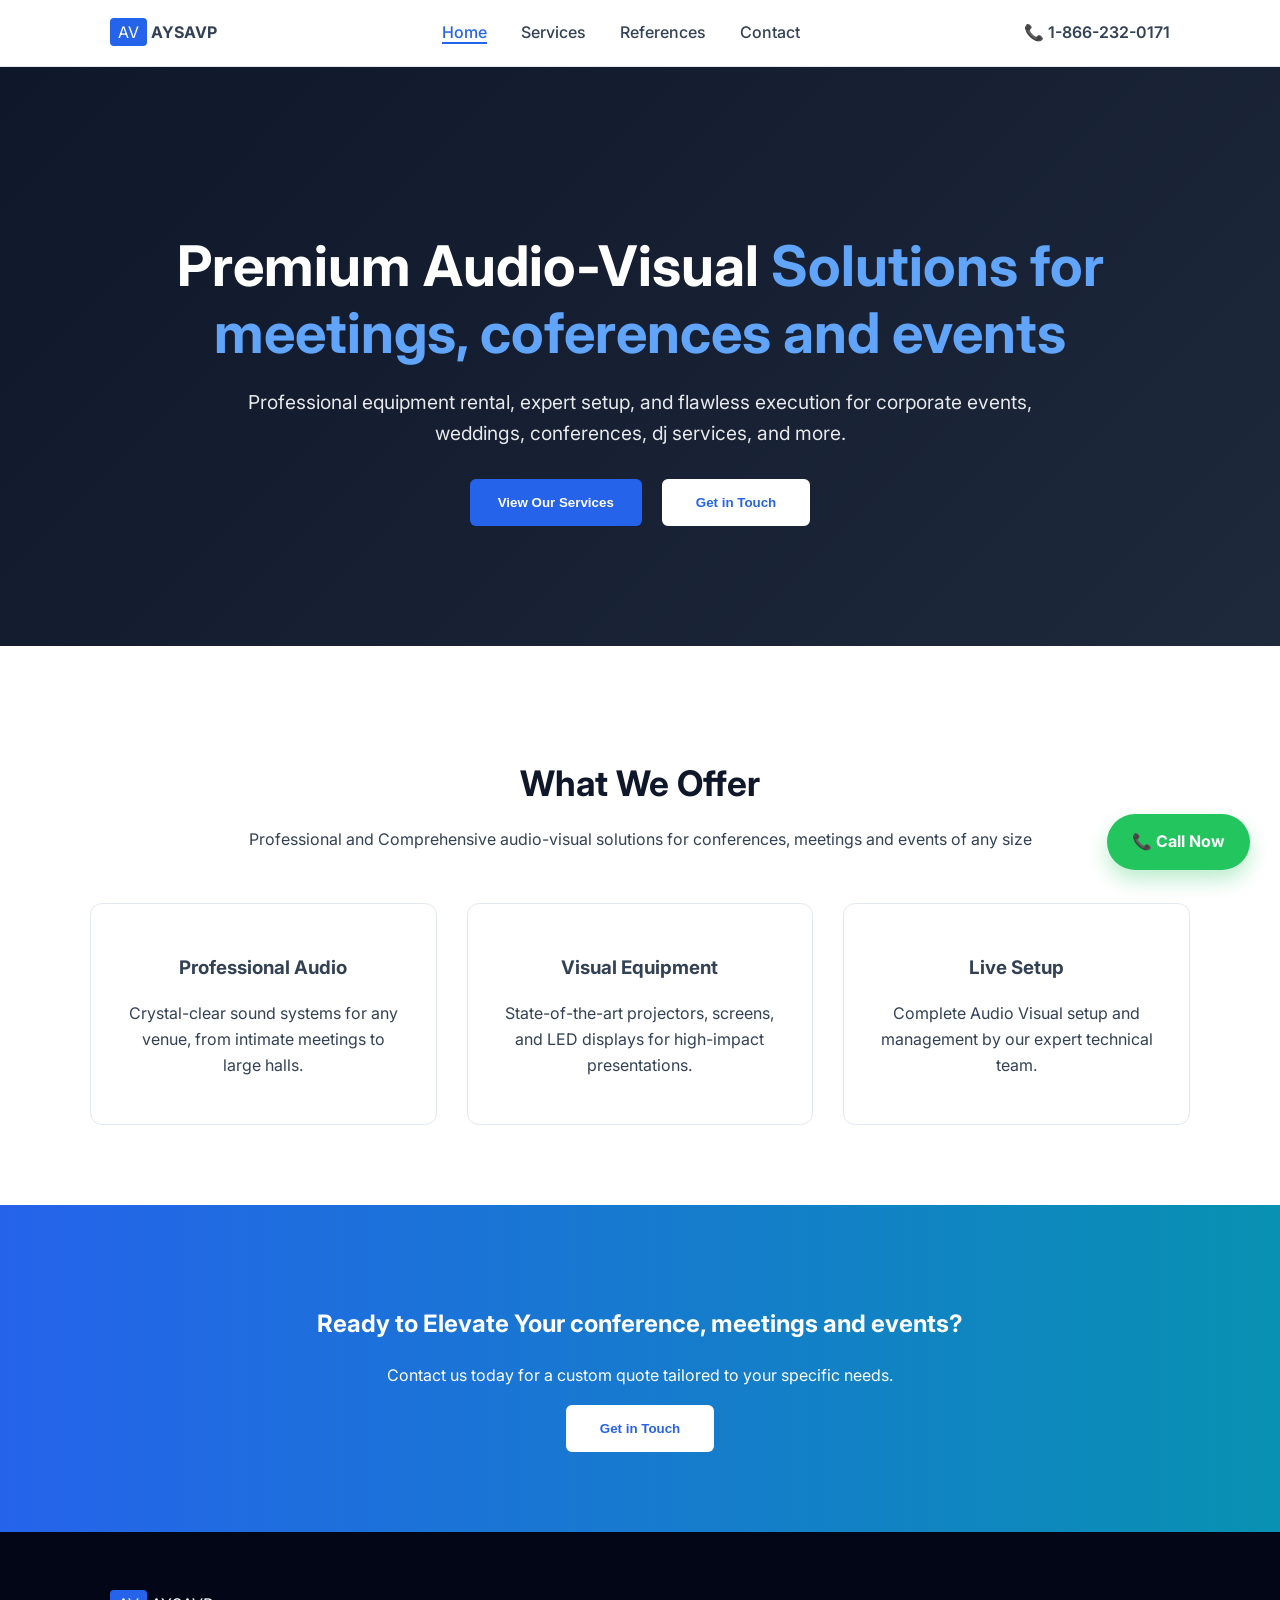
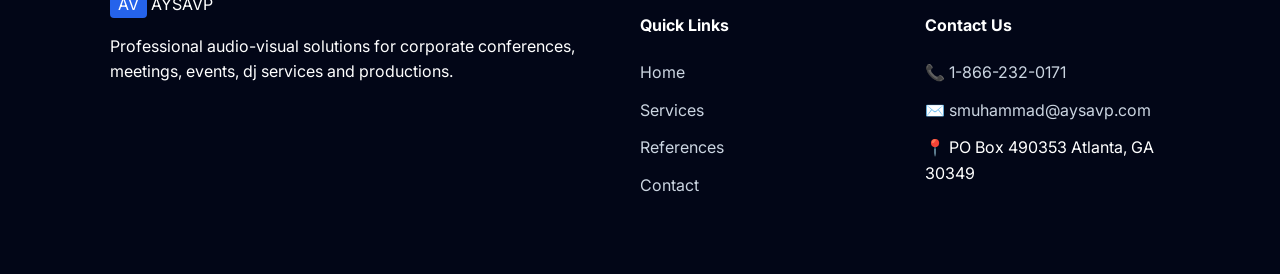
<file: index.html>
<!DOCTYPE html>
<html lang="en">
<head>
    <meta charset="UTF-8">
    <meta name="viewport" content="width=device-width, initial-scale=1.0">
    <title>AYSAVP | Audio Visual Solutions</title>
    <link rel="stylesheet" href="style.css">
    <link href="https://fonts.googleapis.com/css2?family=Inter:wght@400;500;600;700&display=swap" rel="stylesheet">
</head>
<body>

    <a href="tel:18662320171" class="floating-call">
        <span>📞 Call Now</span>
    </a>

    <header>
        <div class="container nav-flex">
            <div class="logo"><span class="logo-box">AV</span> <strong>AYSAVP</strong></div>
            <nav>
                <a href="index.html" class="active">Home</a>
                <a href="services.html">Services</a>
                <a href="references.html">References</a>
                <a href="contact.html">Contact</a>
            </nav>
            <div class="phone-link">
                <a href="tel:18662320171">📞 1-866-232-0171</a>
            </div>
        </div>
    </header>

    <section class="hero">
        <div class="container">
            <h1>Premium Audio-Visual <span>Solutions for meetings, coferences and events</span></h1>
            <p>Professional equipment rental, expert setup, and flawless execution for corporate events, weddings, conferences, dj services, and more.</p>
            <div class="hero-btns">
                <button class="btn-primary" onclick="location.href='services.html'">View Our Services</button>
                <button class="btn-white" onclick="location.href='contact.html'">Get in Touch</button>
            </div>
        </div>
    </section>

    <section class="container section-padding">
        <h2 class="section-title">What We Offer</h2>
        <p class="section-subtitle">Professional and Comprehensive audio-visual solutions for conferences, meetings and events of any size</p>
        <div class="grid-3">
            <div class="card">
                
                <h3>Professional Audio</h3>
                <p>Crystal-clear sound systems for any venue, from intimate meetings to large halls.</p>
            </div>
            <div class="card">
                
                <h3>Visual Equipment</h3>
                <p>State-of-the-art projectors, screens, and LED displays for high-impact presentations.</p>
            </div>
            <div class="card">
                
                <h3>Live Setup</h3>
                <p>Complete Audio Visual setup and management by our expert technical team.</p>
            </div>
        </div>
    </section>

    <section class="bottom-cta">
        <div class="container">
            <h2>Ready to Elevate Your conference, meetings and events?</h2>
            <p>Contact us today for a custom quote tailored to your specific needs.</p>
            <button class="btn-white large" onclick="location.href='contact.html'">Get in Touch</button>
        </div>
    </section>

    <footer>
        <div class="container footer-grid">
            <div class="footer-col">
                <div class="logo" style="color: white; margin-bottom: 15px;"><span class="logo-box">AV</span> AYSAVP</div>
                <p>Professional audio-visual solutions for corporate conferences, meetings, events, dj services and productions.</p>
            </div>
            <div class="footer-col">
                <h4>Quick Links</h4>
                <ul>
                    <li><a href="index.html">Home</a></li>
                    <li><a href="services.html">Services</a></li>
                    <li><a href="references.html">References</a></li>
                    <li><a href="contact.html">Contact</a></li>
                </ul>
            </div>
            <div class="footer-col">
                <h4>Contact Us</h4>
                <ul>
                    <li><a href="tel:18662320171" class="react-text">📞 1-866-232-0171</a></li>
                    <li><a href="mailto:smuhammad@aysavp.com" class="react-text">✉️ smuhammad@aysavp.com</a></li>
                    <li>📍 PO Box 490353 Atlanta, GA 30349</li>
                </ul>
            </div>
        </div>
    </footer>
</body>
</html>
</file>
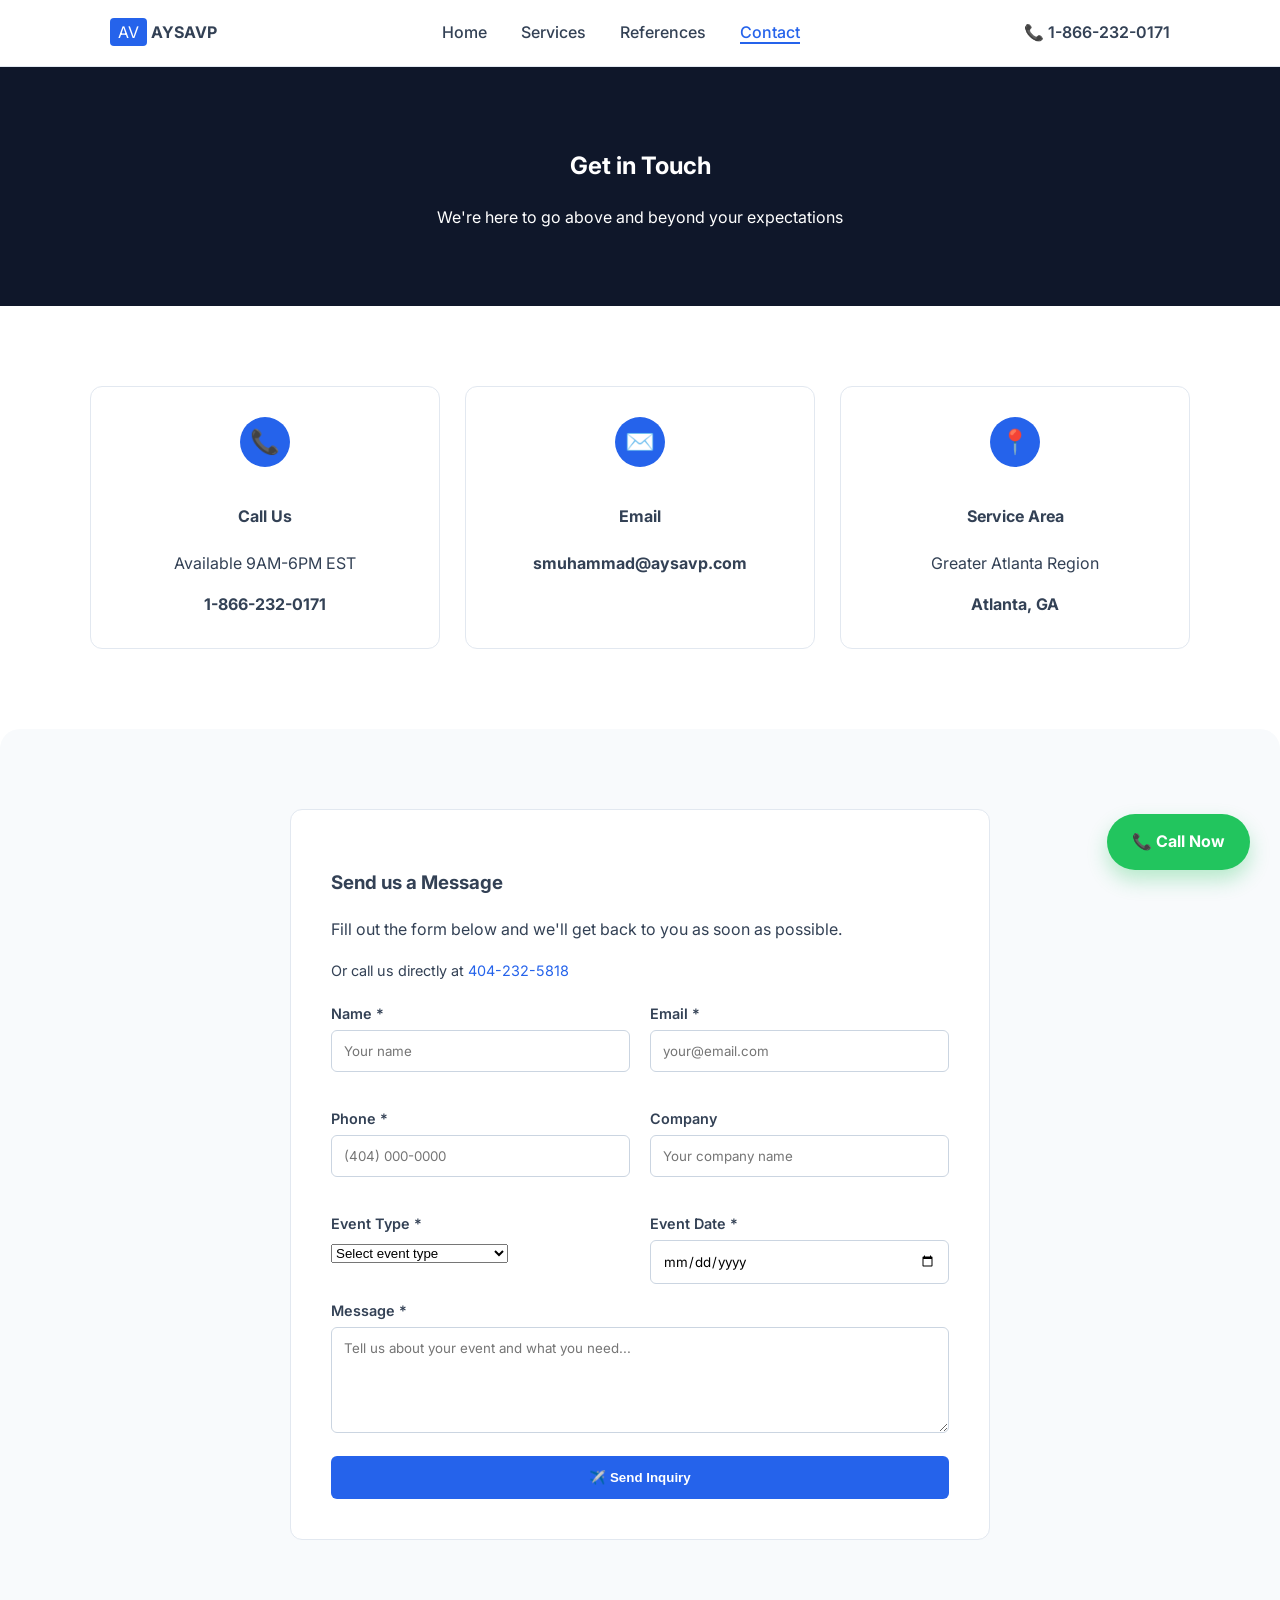
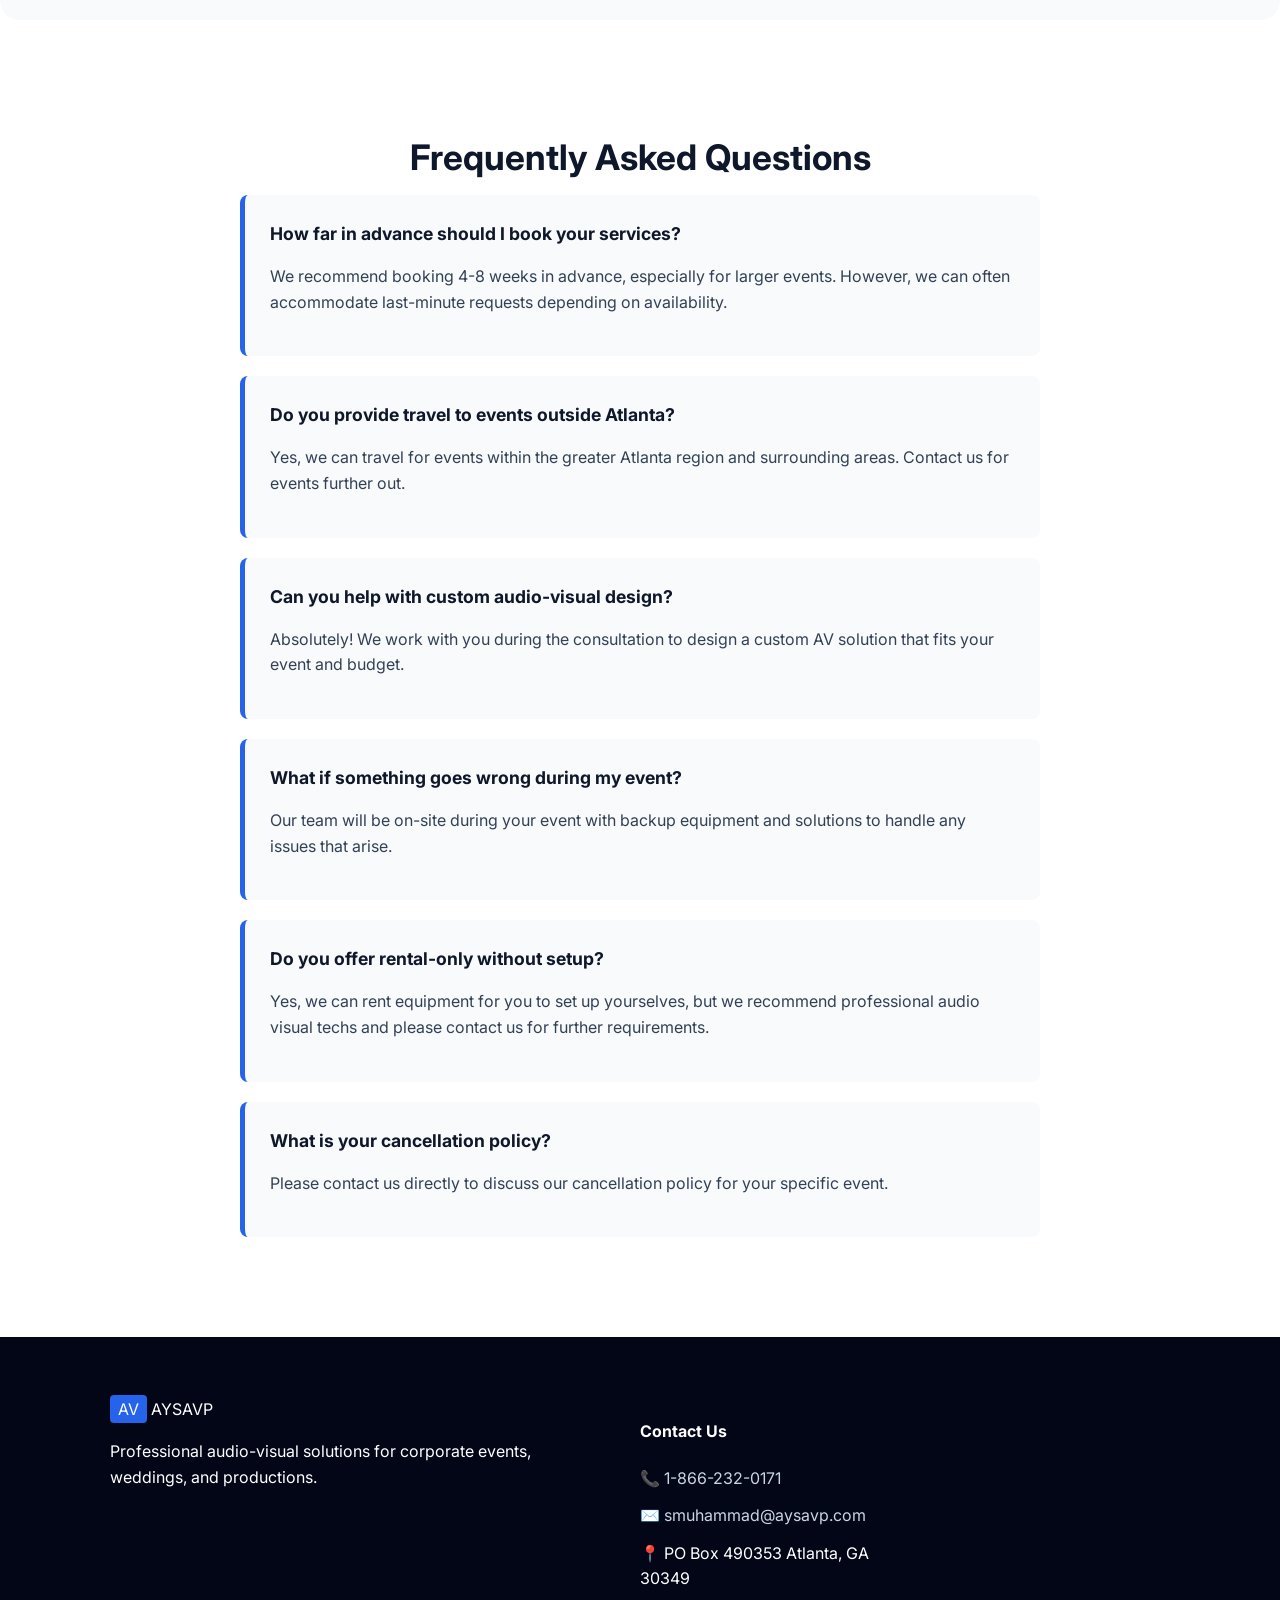
<file: contact.html>
<!DOCTYPE html>
<html lang="en">
<head>
    <meta charset="UTF-8">
    <meta name="viewport" content="width=device-width, initial-scale=1.0">
    <title>Contact - AYSAVP</title>
    <link rel="stylesheet" href="style.css">
    <link href="https://fonts.googleapis.com/css2?family=Inter:wght@400;500;600;700&display=swap" rel="stylesheet">
</head>
<body>

    <a href="tel:18662320171" class="floating-call"><span>📞 Call Now</span></a>

    <header>
        <div class="container nav-flex">
            <div class="logo"><span class="logo-box">AV</span> <strong>AYSAVP</strong></div>
            <nav>
                <a href="index.html">Home</a>
                <a href="services.html">Services</a>
                <a href="references.html">References</a>
                <a href="contact.html" class="active">Contact</a>
            </nav>
            <div class="phone-link"><a href="tel:18662320171">📞 1-866-232-0171</a></div>
        </div>
    </header>

    <section class="hero-small">
        <div class="container">
            <h1>Get in Touch</h1>
            <p>We're here to go above and beyond your expectations</p>
        </div>
    </section>

    <section class="container section-padding">
        <div class="contact-info-grid">
            <div class="info-card">
                <div class="icon-circle">📞</div>
                <h4>Call Us</h4>
                <p>Available 9AM-6PM EST</p>
                <strong>1-866-232-0171</strong>
            </div>
            <div class="info-card">
                <div class="icon-circle">✉️</div>
                <h4>Email</h4>
           
              <strong>smuhammad@aysavp.com</strong>
            </div>
            <div class="info-card">
                <div class="icon-circle">📍</div>
                <h4>Service Area</h4>
                <p>Greater Atlanta Region</p>
                <strong>Atlanta, GA</strong>
            </div>
        </div>
    </section>

    <section class="form-section">
        <div class="container">
            <div class="form-container">
                <h3>Send us a Message</h3>
                <p>Fill out the form below and we'll get back to you as soon as possible.</p>
                <p style="font-size: 0.9rem; margin-bottom: 20px;">Or call us directly at <a href="tel:4042325818" style="color: var(--blue); text-decoration: none;">404-232-5818</a></p>
                
                <form action="https://formspree.io/f/mpqqqnng" method="POST">
                    <div class="form-grid">
                        <div class="form-field">
                            <label>Name *</label>
                            <input type="text" name="name" placeholder="Your name" required>
                        </div>
                        <div class="form-field">
                            <label>Email *</label>
                            <input type="email" name="email" placeholder="your@email.com" required>
                        </div>
                        <div class="form-field">
                            <label>Phone *</label>
                            <input type="tel" name="phone" placeholder="(404) 000-0000" required>
                        </div>
                        <div class="form-field">
                            <label>Company</label>
                            <input type="text" name="company" placeholder="Your company name">
                        </div>
                        <div class="form-field">
                            <label>Event Type *</label>
                            <select name="event_type" required>
                                <option value="" disabled selected>Select event type</option>
                                <option value="corporate">Corporate Event</option>
                                <option value="wedding">Wedding</option>
                                <option value="concert">Concert/Live Performance</option>
                                <option value="other">Other</option>
                            </select>
                        </div>
                        <div class="form-field">
                            <label>Event Date *</label>
                            <input type="date" name="event_date" required>
                        </div>
                    </div>
                    <div class="form-field">
                        <label>Message *</label>
                        <textarea name="message" rows="5" placeholder="Tell us about your event and what you need..." required></textarea>
                    </div>
                    <button type="submit" class="btn-primary full-width">✈️ Send Inquiry</button>
                </form>
            </div>
        </div>
    </section>

    <section class="container section-padding">
        <h2 class="section-title">Frequently Asked Questions</h2>
        <div class="faq-list">
            <div class="faq-item">
                <strong>How far in advance should I book your services?</strong>
                <p>We recommend booking 4-8 weeks in advance, especially for larger events. However, we can often accommodate last-minute requests depending on availability.</p>
            </div>
            
            <div class="faq-item">
                <strong>Do you provide travel to events outside Atlanta?</strong>
                <p>Yes, we can travel for events within the greater Atlanta region and surrounding areas. Contact us for events further out.</p>
            </div>

            <div class="faq-item">
                <strong>Can you help with custom audio-visual design?</strong>
                <p>Absolutely! We work with you during the consultation to design a custom AV solution that fits your event and budget.</p>
            </div>

            <div class="faq-item">
                <strong>What if something goes wrong during my event?</strong>
                <p>Our team will be on-site during your event with backup equipment and solutions to handle any issues that arise.</p>
            </div>

            <div class="faq-item">
                <strong>Do you offer rental-only without setup?</strong>
                <p>Yes, we can rent equipment for you to set up yourselves, but we recommend professional audio visual techs and please contact us for further requirements.</p>
            </div>

            <div class="faq-item">
                <strong>What is your cancellation policy?</strong>
                <p>Please contact us directly to discuss our cancellation policy for your specific event.</p>
            </div>
        </div>
    </section>

    <footer>
        <div class="container footer-grid">
            <div class="footer-col">
                <div class="logo" style="color: white; margin-bottom: 15px;"><span class="logo-box">AV</span> AYSAVP</div>
                <p>Professional audio-visual solutions for corporate events, weddings, and productions.</p>
            </div>
            <div class="footer-col">
                <h4>Contact Us</h4>
                <ul>
                    <li><a href="tel:18662320171" class="react-text">📞 1-866-232-0171</a></li>
                    <li><a href="mailto:smuhammad@aysavp.com" class="react-text">✉️ smuhammad@aysavp.com</a></li>
                    <li>📍 PO Box 490353 Atlanta, GA 30349</li>
                </ul>
            </div>
        </div>
    </footer>

</body>
</html>
</file>
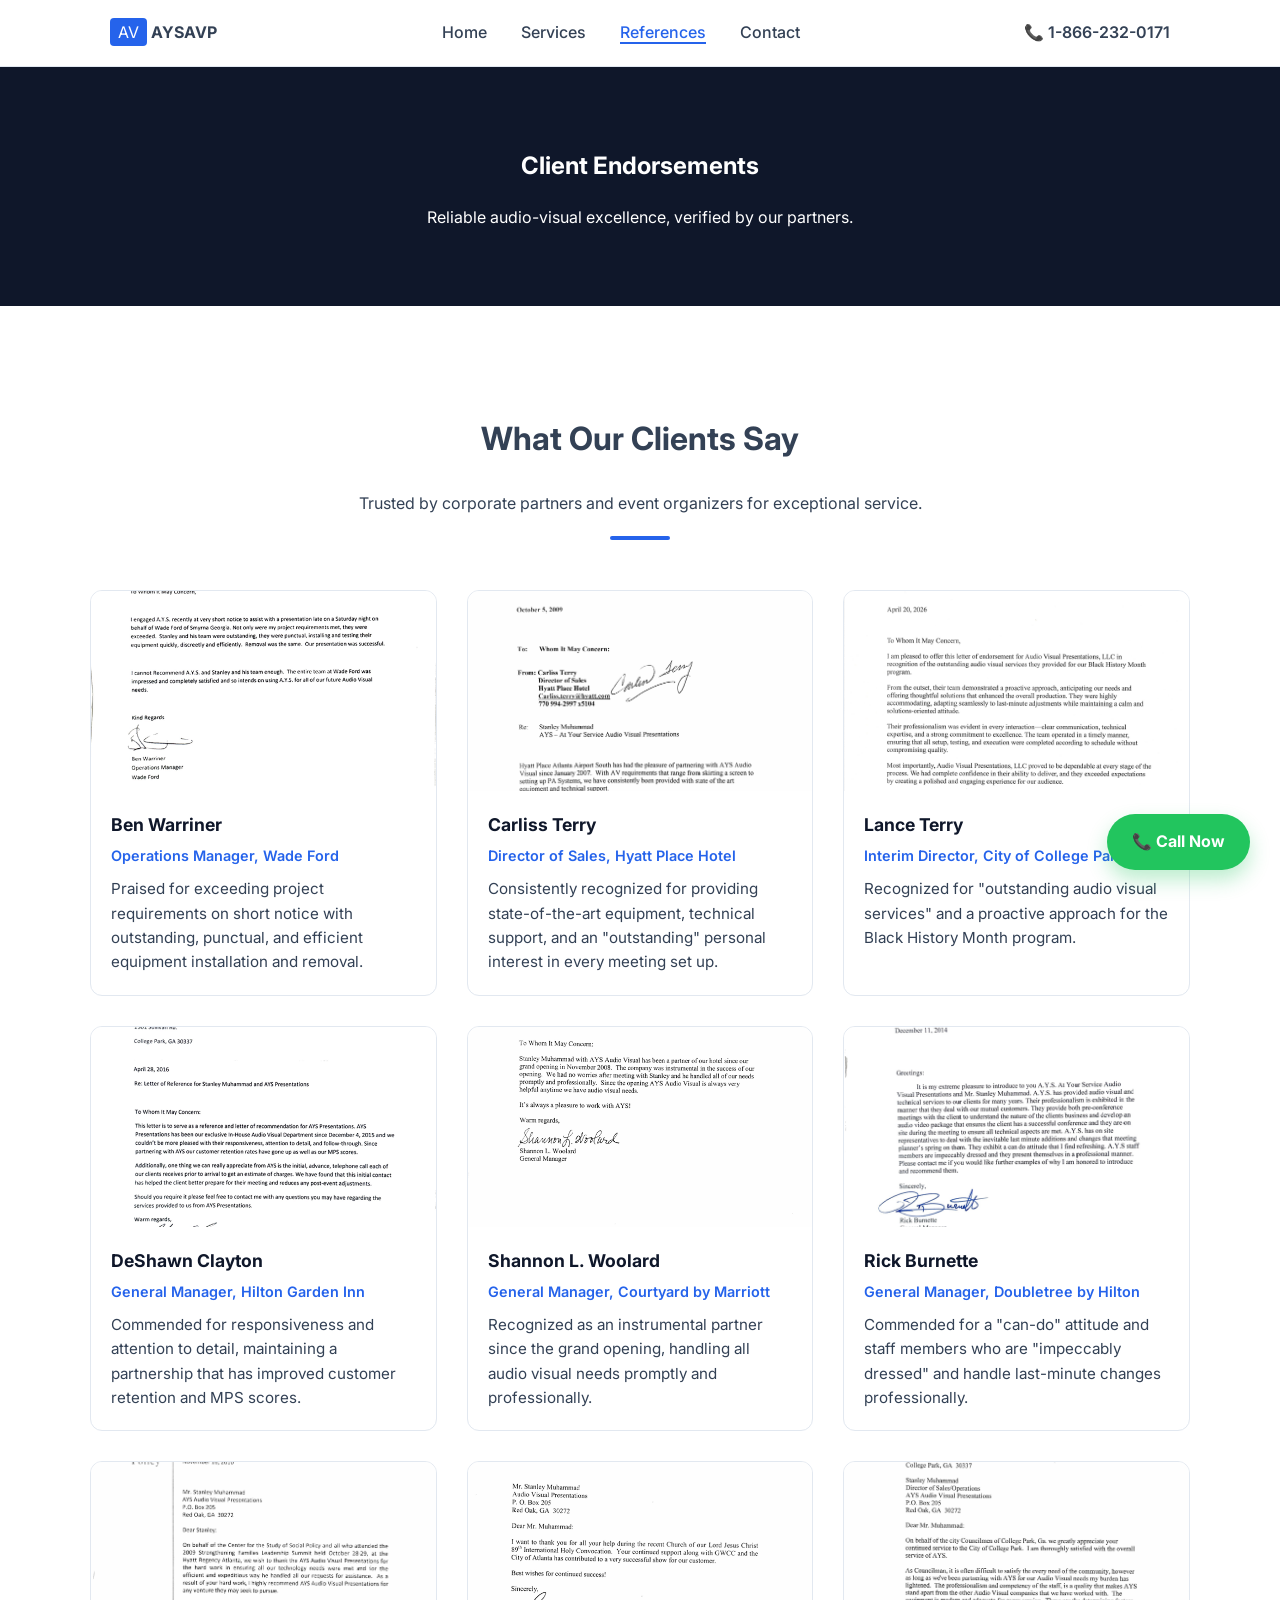
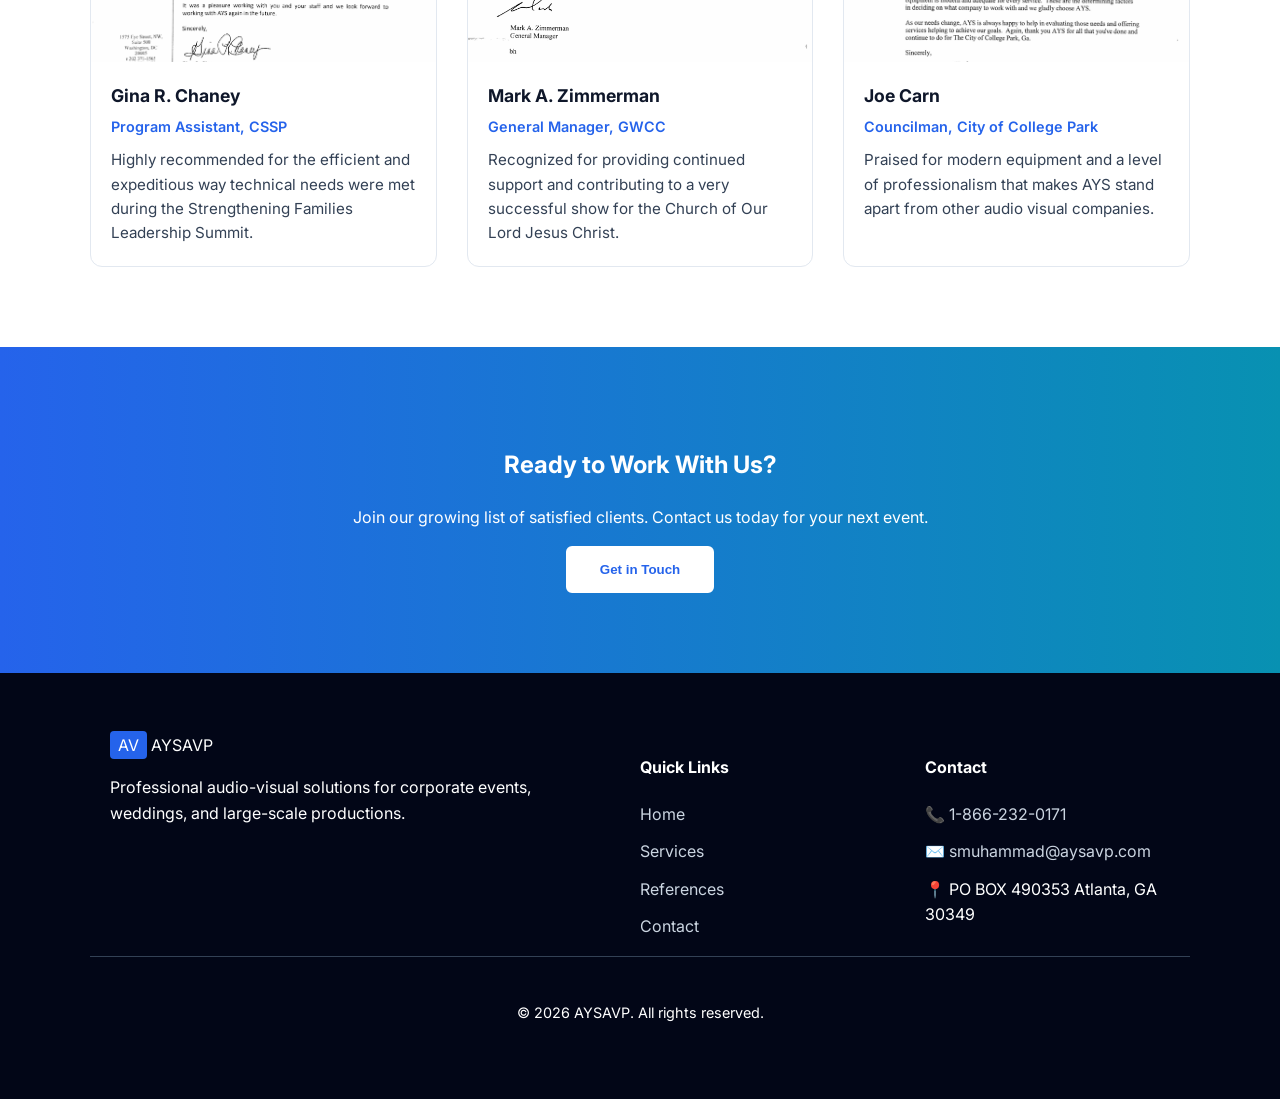
<file: references.html>
<!DOCTYPE html>
<html lang="en">
<head>
    <meta charset="UTF-8">
    <meta name="viewport" content="width=device-width, initial-scale=1.0">
    <title>Client References | AYSAVP</title>
    <link rel="stylesheet" href="style.css">
    <link href="https://fonts.googleapis.com/css2?family=Inter:wght@400;500;600;700&display=swap" rel="stylesheet">
    
</head>
<body>

    <a href="tel:18662320171" class="floating-call"><span>📞 Call Now</span></a>

    <header>
        <div class="container nav-flex">
            <div class="logo"><span class="logo-box">AV</span> <strong>AYSAVP</strong></div>
            <nav>
                <a href="index.html">Home</a>
                <a href="services.html">Services</a>
                <a href="references.html" class="active">References</a>
                <a href="contact.html">Contact</a>
            </nav>
            <div class="phone-link"><a href="tel:18662320171">📞 1-866-232-0171</a></div>
        </div>
    </header>

    <section class="hero-small">
        <div class="container">
            <h1>Client Endorsements</h1>
            <p>Reliable audio-visual excellence, verified by our partners.</p>
        </div>
    </section>

    <section class="container section-padding">
        <div class="ref-header">
            <h2 style="font-size: 2rem;">What Our Clients Say</h2>
            <p>Trusted by corporate partners and event organizers for exceptional service.</p>
            <div class="accent-bar"></div>
        </div>

        <div class="grid-layout">
            
            <!-- 1. Wade Ford (Screenshot 2026-05-12 122031.png) -->
            <a href="images/wade_ford_letter.png" class="reference-card" target="_blank">
                <div class="img-wrap">
                    <img src="images/wade_ford_letter.png" alt="Wade Ford Reference Letter">
                </div>
                <div class="details">
                    <h3>Ben Warriner</h3>
                    <span class="title">Operations Manager, Wade Ford</span>
                    <p class="summary">Praised for exceeding project requirements on short notice with outstanding, punctual, and efficient equipment installation and removal.</p>
                </div>
            </a>

            <!-- 2. Hyatt Place (Screenshot 2026-05-12 121948.png) -->
            <a href="images/hyatt_place_letter.png" class="reference-card" target="_blank">
                <div class="img-wrap">
                    <img src="images/hyatt_place_letter.png" alt="Hyatt Place Reference Letter">
                </div>
                <div class="details">
                    <h3>Carliss Terry</h3>
                    <span class="title">Director of Sales, Hyatt Place Hotel</span>
                    <p class="summary">Consistently recognized for providing state-of-the-art equipment, technical support, and an "outstanding" personal interest in every meeting set up.</p>
                </div>
            </a>

            <!-- 3. City of College Park (Lance Terry) -->
            <a href="images/college_park_letter.png" class="reference-card" target="_blank">
                <div class="img-wrap">
                    <img src="images/college_park_letter.png" alt="City of College Park Reference Letter">
                </div>
                <div class="details">
                    <h3>Lance Terry</h3>
                    <span class="title">Interim Director, City of College Park</span>
                    <p class="summary">Recognized for "outstanding audio visual services" and a proactive approach for the Black History Month program.</p>
                </div>
            </a>

            <!-- 4. Hilton Garden Inn (DeShawn Clayton) -->
            <a href="images/reference_2.png" class="reference-card" target="_blank">
                <div class="img-wrap">
                    <img src="images/reference_2.png" alt="Hilton Garden Inn Reference Letter">
                </div>
                <div class="details">
                    <h3>DeShawn Clayton</h3>
                    <span class="title">General Manager, Hilton Garden Inn</span>
                    <p class="summary">Commended for responsiveness and attention to detail, maintaining a partnership that has improved customer retention and MPS scores.</p>
                </div>
            </a>

            <!-- 5. Courtyard by Marriott (Shannon L. Woolard) -->
            <a href="images/reference_3.png" class="reference-card" target="_blank">
                <div class="img-wrap">
                    <img src="images/reference_3.png" alt="Courtyard by Marriott Reference Letter">
                </div>
                <div class="details">
                    <h3>Shannon L. Woolard</h3>
                    <span class="title">General Manager, Courtyard by Marriott</span>
                    <p class="summary">Recognized as an instrumental partner since the grand opening, handling all audio visual needs promptly and professionally.</p>
                </div>
            </a>

            <!-- 6. Doubletree by Hilton (Rick Burnette) -->
            <a href="images/doubletree_reference.png" class="reference-card" target="_blank">
                <div class="img-wrap">
                    <img src="images/doubletree_reference.png" alt="Doubletree by Hilton Reference Letter">
                </div>
                <div class="details">
                    <h3>Rick Burnette</h3>
                    <span class="title">General Manager, Doubletree by Hilton</span>
                    <p class="summary">Commended for a "can-do" attitude and staff members who are "impeccably dressed" and handle last-minute changes professionally.</p>
                </div>
            </a>

            <!-- 7. Center for the Study of Social Policy (Gina R. Chaney) -->
            <a href="images/cssp_reference.png" class="reference-card" target="_blank">
                <div class="img-wrap">
                    <img src="images/cssp_reference.png" alt="CSSP Reference Letter">
                </div>
                <div class="details">
                    <h3>Gina R. Chaney</h3>
                    <span class="title">Program Assistant, CSSP</span>
                    <p class="summary">Highly recommended for the efficient and expeditious way technical needs were met during the Strengthening Families Leadership Summit.</p>
                </div>
            </a>

            <!-- 8. Georgia World Congress Center (Mark A. Zimmerman) -->
            <a href="images/gwcc_reference.png" class="reference-card" target="_blank">
                <div class="img-wrap">
                    <img src="images/gwcc_reference.png" alt="GWCC Reference Letter">
                </div>
                <div class="details">
                    <h3>Mark A. Zimmerman</h3>
                    <span class="title">General Manager, GWCC</span>
                    <p class="summary">Recognized for providing continued support and contributing to a very successful show for the Church of Our Lord Jesus Christ.</p>
                </div>
            </a>

            <!-- 9. City of College Park (Joe Carn) -->
            <a href="images/college_park_carn.png" class="reference-card" target="_blank">
                <div class="img-wrap">
                    <img src="images/college_park_carn.png" alt="Joe Carn Reference Letter">
                </div>
                <div class="details">
                    <h3>Joe Carn</h3>
                    <span class="title">Councilman, City of College Park</span>
                    <p class="summary">Praised for modern equipment and a level of professionalism that makes AYS stand apart from other audio visual companies.</p>
                </div>
            </a>

        </div>
    </section>

    <!-- Footer and Bottom CTA remain the same -->
    <section class="bottom-cta">
        <div class="container">
            <h2>Ready to Work With Us?</h2>
            <p>Join our growing list of satisfied clients. Contact us today for your next event.</p>
            <button class="btn-white large" onclick="location.href='contact.html'">Get in Touch</button>
        </div>
    </section>

    <footer>
        <div class="container footer-grid">
            <div class="footer-col">
                <div class="logo" style="color: white; margin-bottom: 15px;"><span class="logo-box">AV</span> AYSAVP</div>
                <p>Professional audio-visual solutions for corporate events, weddings, and large-scale productions.</p>
            </div>
            <div class="footer-col">
                <h4>Quick Links</h4>
                <ul>
                    <li><a href="index.html">Home</a></li>
                    <li><a href="services.html">Services</a></li>
                    <li><a href="references.html">References</a></li>
                    <li><a href="contact.html">Contact</a></li>
                </ul>
            </div>
            <div class="footer-col">
                <h4>Contact</h4>
                <ul>
                    <li><a href="tel:18662320171" class="react-text">📞 1-866-232-0171</a></li>
                    <li><a href="mailto:smuhammad@aysavp.com" class="react-text">✉️ smuhammad@aysavp.com</a></li>
                    <li>📍 PO BOX 490353 Atlanta, GA 30349</li>
                </ul>
            </div>
        </div>
        <div class="container copyright">
            <p>&copy; 2026 AYSAVP. All rights reserved.</p>
        </div>
    </footer>

</body>
</html>
</file>
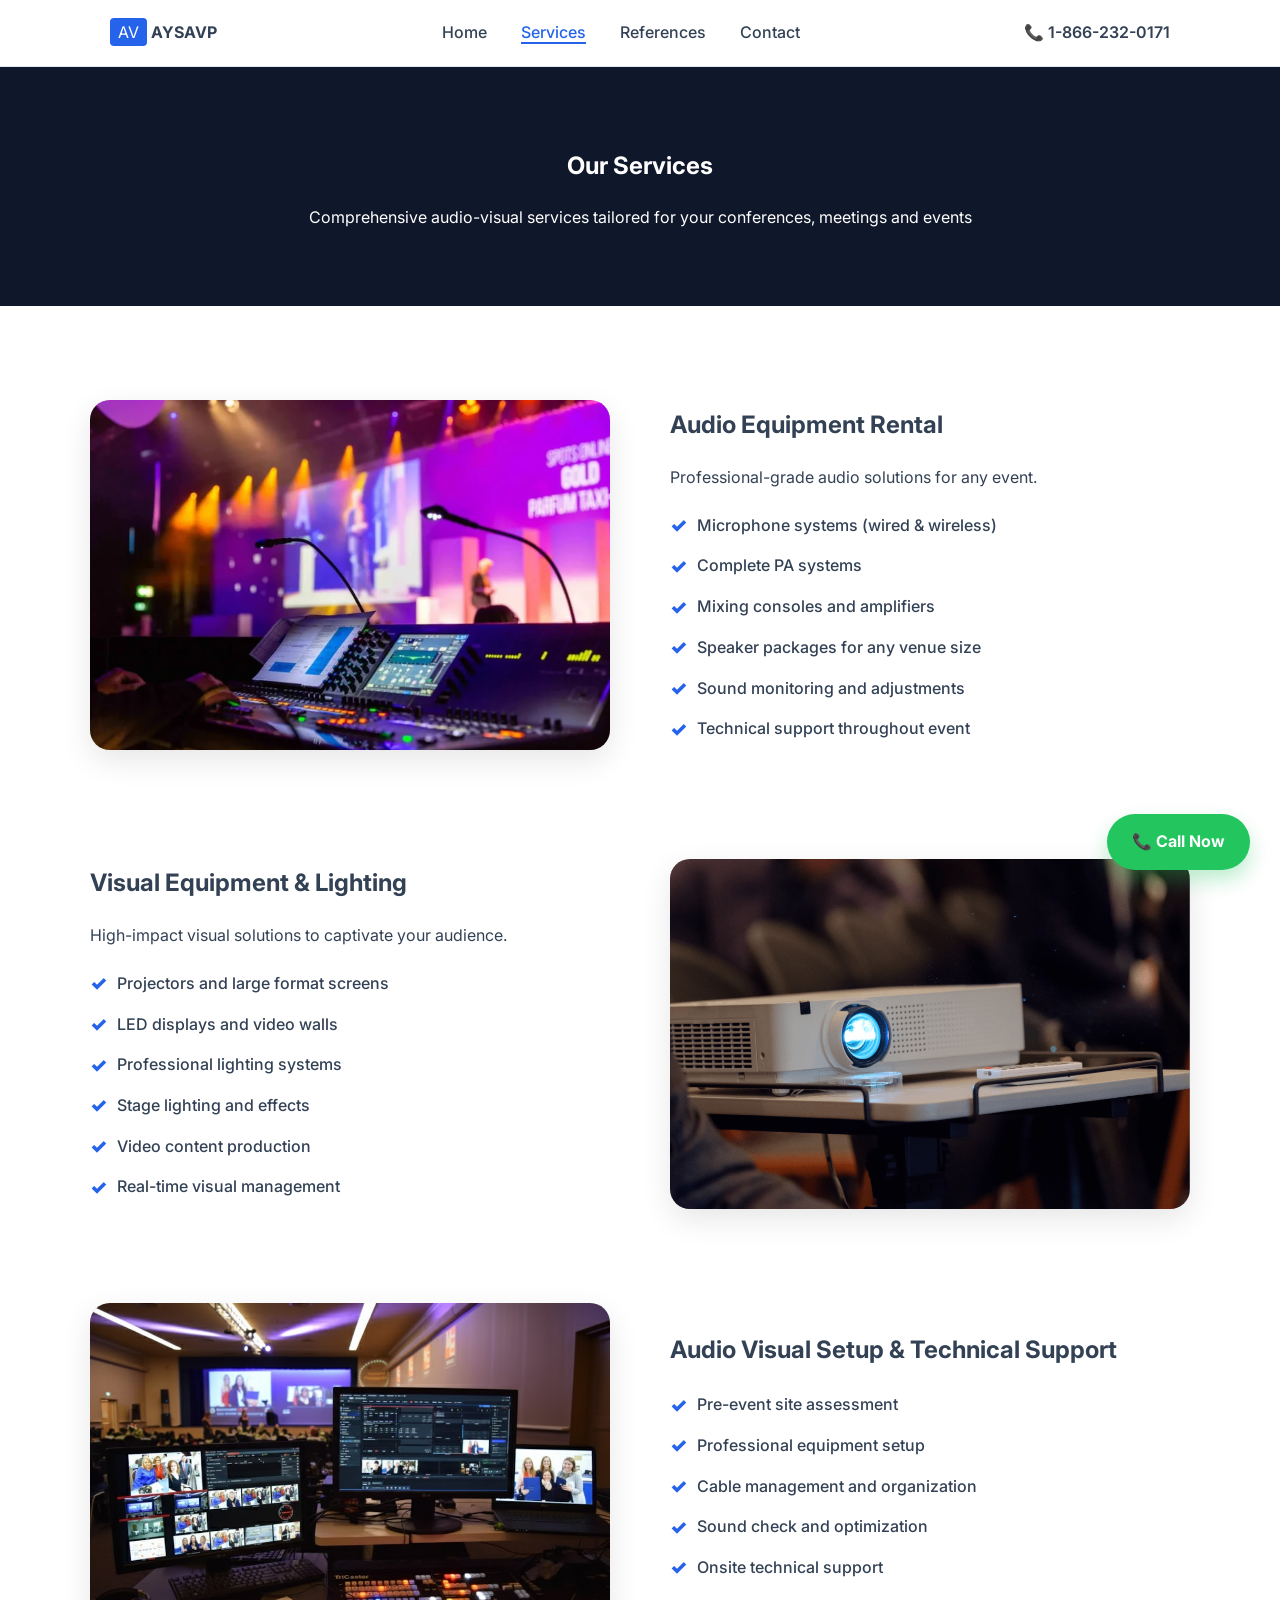
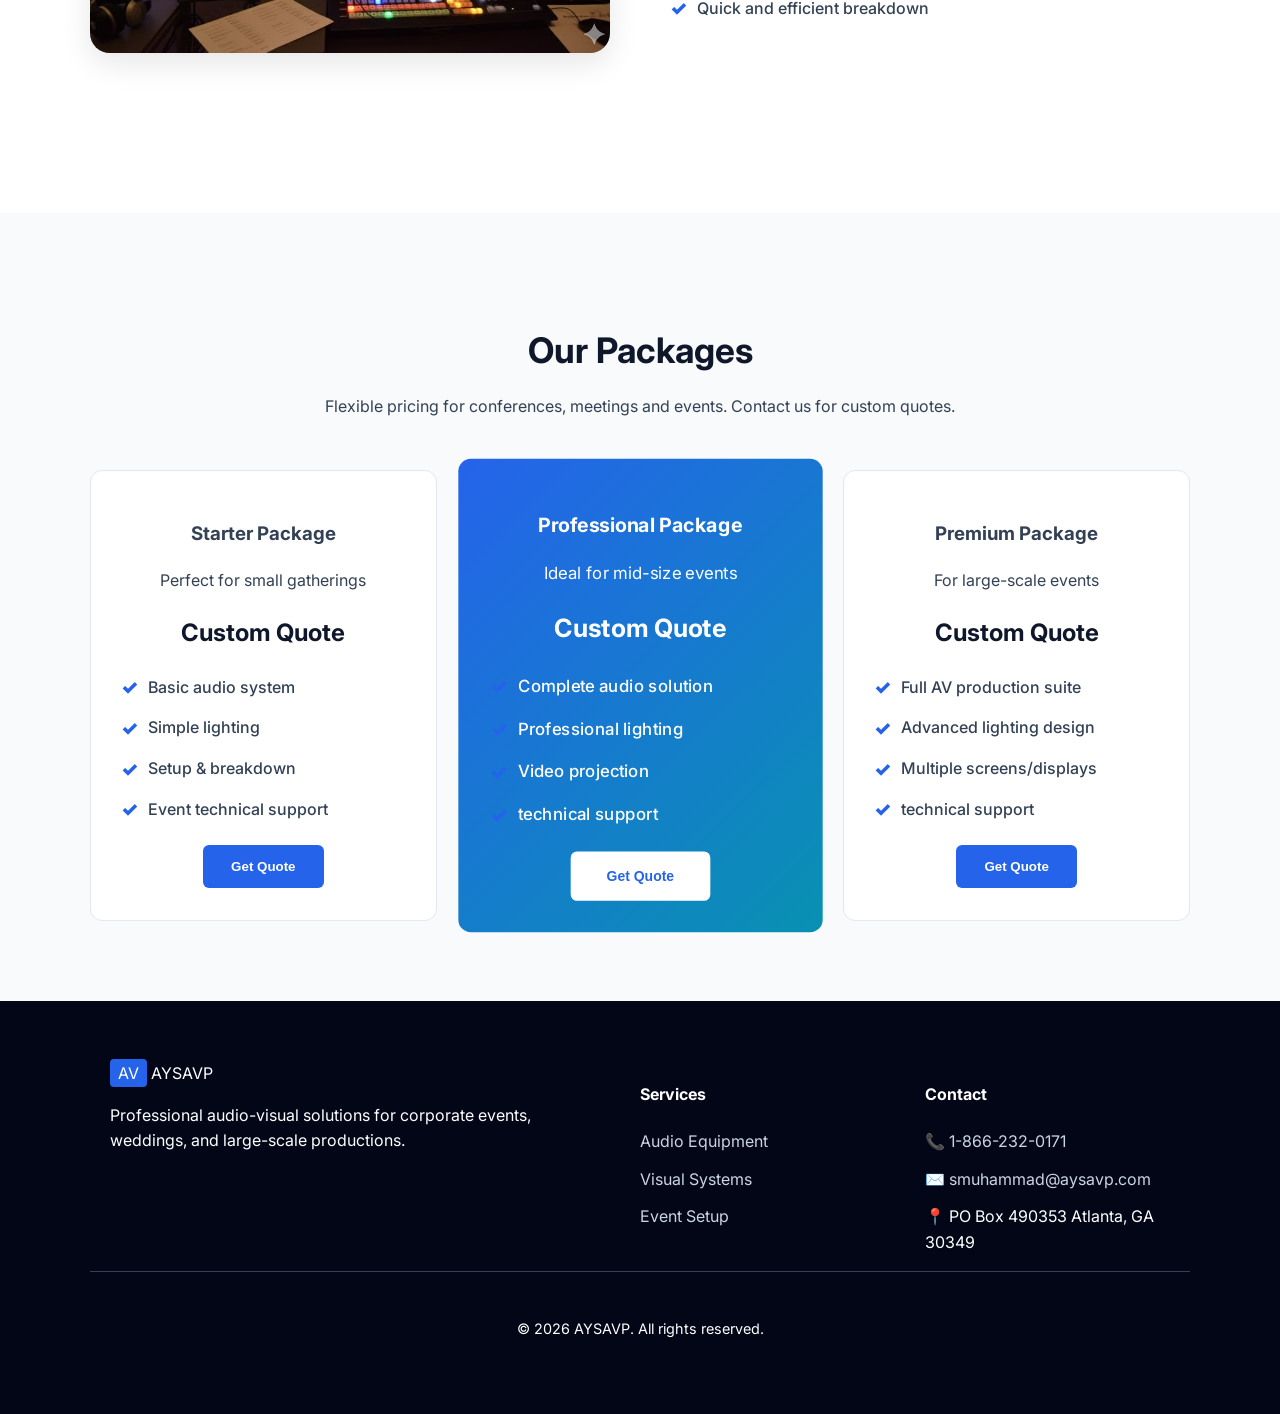
<file: services.html>
<!DOCTYPE html>
<html lang="en">
<head>
    <meta charset="UTF-8">
    <meta name="viewport" content="width=device-width, initial-scale=1.0">
    <title>Services - AYSAVP</title>
    <link rel="stylesheet" href="style.css">
    <link href="https://fonts.googleapis.com/css2?family=Inter:wght@400;500;600;700&display=swap" rel="stylesheet">
</head>
<body>

    <a href="tel:18662320171" class="floating-call"><span>📞 Call Now</span></a>

    <header>
        <div class="container nav-flex">
            <div class="logo"><span class="logo-box">AV</span> <strong>AYSAVP</strong></div>
            <nav>
                <a href="index.html">Home</a>
                <a href="services.html" class="active">Services</a>
                <a href="references.html">References</a>
                <a href="contact.html">Contact</a>
            </nav>
            <div class="phone-link"><a href="tel:18662320171">📞 1-866-232-0171</a></div>
        </div>
    </header>

    <section class="hero-small">
        <div class="container">
            <h1>Our Services</h1>
            <p>Comprehensive audio-visual services tailored for your conferences, meetings and events</p>
        </div>
    </section>

    <section class="container section-padding">
        <div class="flex-row">
            <div class="image-box"><img src="audio.png" alt="Audio Equipment DJ Setup"></div>
            <div class="text-box">
                <h2>Audio Equipment Rental</h2>
                <p>Professional-grade audio solutions for any event.</p>
                <ul class="check-list">
                    <li>Microphone systems (wired & wireless)</li>
                    <li>Complete PA systems</li>
                    <li>Mixing consoles and amplifiers</li>
                    <li>Speaker packages for any venue size</li>
                    <li>Sound monitoring and adjustments</li>
                    <li>Technical support throughout event</li>
                </ul>
            </div>
        </div>

        <div class="flex-row reverse">
            <div class="image-box"><img src="visual.png" alt="Visual Equipment Lighting"></div>
            <div class="text-box">
                <h2>Visual Equipment & Lighting</h2>
                <p>High-impact visual solutions to captivate your audience.</p>
                <ul class="check-list">
                    <li>Projectors and large format screens</li>
                    <li>LED displays and video walls</li>
                    <li>Professional lighting systems</li>
                    <li>Stage lighting and effects</li>
                    <li>Video content production</li>
                    <li>Real-time visual management</li>
                </ul>
            </div>
        </div>

        <div class="flex-row">
            <div class="image-box"><img src="setup.png" alt="Event Setup and Installation"></div>
            <div class="text-box">
                <h2>Audio Visual Setup & Technical Support</h2>
              
                <ul class="check-list">
                    <li>Pre-event site assessment</li>
                    <li>Professional equipment setup</li>
                    <li>Cable management and organization</li>
                    <li>Sound check and optimization</li>
                    <li>Onsite technical support</li>
                    <li>Quick and efficient breakdown</li>
                </ul>
            </div>
        </div>
    </section>

    <section class="packages-section">
        <div class="container section-padding">
            <h2 class="section-title">Our Packages</h2>
            <p class="section-subtitle">Flexible pricing for conferences, meetings and events. Contact us for custom quotes.</p>
            <div class="grid-3">
                
                <div class="card package-card">
                    <h3>Starter Package</h3>
                    <p class="package-desc">Perfect for small gatherings</p>
                    <div class="price">Custom Quote</div>
                    <ul class="check-list small">
                        <li>Basic audio system</li>
                        <li>Simple lighting</li>
                        <li>Setup & breakdown</li>
                        <li>Event technical support</li>
                    </ul>
                    <button class="btn-primary" onclick="location.href='contact.html'">Get Quote</button>
                </div>

                <div class="card package-card featured">
                    <h3>Professional Package</h3>
                    <p class="package-desc">Ideal for mid-size events</p>
                    <div class="price">Custom Quote</div>
                    <ul class="check-list small">
                        <li>Complete audio solution</li>
                        <li>Professional lighting</li>
                        <li>Video projection</li>
                        <li>technical support</li>
                    </ul>
                    <button class="btn-white" onclick="location.href='contact.html'">Get Quote</button>
                </div>

                <div class="card package-card">
                    <h3>Premium Package</h3>
                    <p class="package-desc">For large-scale events</p>
                    <div class="price">Custom Quote</div>
                    <ul class="check-list small">
                        <li>Full AV production suite</li>
                        <li>Advanced lighting design</li>
                        <li>Multiple screens/displays</li>
                        <li>technical support</li>
                    </ul>
                    <button class="btn-primary" onclick="location.href='contact.html'">Get Quote</button>
                </div>

            </div>
        </div>
    </section>

    <footer>
        <div class="container footer-grid">
            <div class="footer-col">
                <div class="logo" style="color: white; margin-bottom: 15px;"><span class="logo-box">AV</span> AYSAVP</div>
                <p>Professional audio-visual solutions for corporate events, weddings, and large-scale productions.</p>
            </div>
            <div class="footer-col">
                <h4>Services</h4>
                <ul>
                    <li><a href="#">Audio Equipment</a></li>
                    <li><a href="#">Visual Systems</a></li>
                    <li><a href="#">Event Setup</a></li>
                   
                </ul>
            </div>
            <div class="footer-col">
                <h4>Contact</h4>
                <ul>
                    <li><a href="tel:18662320171" class="react-text">📞 1-866-232-0171</a></li>
                    <li><a href="mailto:smuhammad@aysavp.com" class="react-text">✉️ smuhammad@aysavp.com</a></li>
                    <li>📍 PO Box 490353 Atlanta, GA 30349</li>
                </ul>
            </div>
        </div>
        <div class="container copyright">
            <p>&copy; 2026 AYSAVP. All rights reserved.</p>
        </div>
    </footer>
</body>
</html>
</file>
<file: style.css>
/* --- AYSAVP FINAL STYLES --- */
:root { 
    --blue: #2563eb; 
    --blue-hover: #1d4ed8;
    --dark-navy: #0f172a;
    --light-blue: #60a5fa;
    --slate: #334155;
    --bg-light: #f8fafc;
}

* { box-sizing: border-box; }
body { font-family: 'Inter', sans-serif; margin: 0; color: var(--slate); line-height: 1.6; }
.container { max-width: 1100px; margin: 0 auto; padding: 0 20px; }

/* Navigation */
header { padding: 20px 0; border-bottom: 1px solid #e2e8f0; background: white; position: sticky; top: 0; z-index: 1000; }
.nav-flex { display: flex; justify-content: space-between; align-items: center; }
.logo-box { background: var(--blue); color: white; padding: 4px 8px; border-radius: 4px; }
nav a { text-decoration: none; color: var(--slate); margin: 0 15px; font-weight: 500; transition: 0.3s; }
nav a:hover, nav a.active { color: var(--blue); border-bottom: 2px solid var(--blue); }
.phone-link a { text-decoration: none; color: inherit; font-weight: 600; transition: 0.3s; }
.phone-link a:hover { color: var(--blue); transform: scale(1.05); display: inline-block; }

/* Hero Sections */
.hero { background: linear-gradient(135deg, #0f172a 0%, #1e293b 100%); color: white; text-align: center; padding: 120px 0; }
.hero h1 { font-size: 3.5rem; margin-bottom: 20px; line-height: 1.2; }
.hero h1 span { color: var(--light-blue); }
.hero p { font-size: 1.2rem; max-width: 800px; margin: 0 auto 30px; opacity: 0.9; }
.hero-btns { display: flex; justify-content: center; gap: 20px; margin-top: 30px; }
.hero-small { background: var(--dark-navy); color: white; text-align: center; padding: 60px 0; }

/* Button Reactions */
.btn-primary { 
    background: var(--blue); color: white; border: none; padding: 14px 28px; 
    border-radius: 6px; cursor: pointer; font-weight: 600; transition: all 0.3s ease; 
}
.btn-primary:hover { 
    background: var(--blue-hover); transform: translateY(-4px); 
    box-shadow: 0 12px 24px rgba(37, 99, 235, 0.4); 
}

.btn-white {
    background: white; color: var(--blue); border: 2px solid white; 
    padding: 14px 32px; border-radius: 6px; cursor: pointer; font-weight: 700; transition: all 0.3s ease;
}
.btn-white:hover {
    background: transparent; color: white; transform: translateY(-3px); 
    box-shadow: 0 10px 20px rgba(255, 255, 255, 0.2);
}

.btn-primary-outline { 
    background: transparent; color: var(--blue); border: 2px solid var(--blue); 
    padding: 12px 24px; border-radius: 6px; cursor: pointer; font-weight: 600; transition: all 0.3s ease; 
}
.btn-primary-outline:hover { 
    background: var(--blue); color: white; transform: translateY(-4px); 
}

/* Grids & Cards */
.section-padding { padding: 80px 0; }
.section-title { text-align: center; font-size: 2.2rem; margin-bottom: 10px; color: var(--dark-navy); }
.section-subtitle { text-align: center; margin-bottom: 50px; }
.grid-3 { display: grid; grid-template-columns: repeat(auto-fit, minmax(300px, 1fr)); gap: 30px; }
.card { padding: 30px; border: 1px solid #e2e8f0; border-radius: 12px; background: white; transition: 0.3s; text-align: center; }
.card:hover { transform: translateY(-10px); border-color: var(--blue); box-shadow: 0 20px 40px rgba(0,0,0,0.05); }
.icon { font-size: 2.5rem; display: block; margin-bottom: 15px; }

/* References Grid Layout */
.grid-layout { display: grid; grid-template-columns: repeat(auto-fit, minmax(320px, 1fr)); gap: 30px; margin-top: 40px; }
.ref-header { text-align: center; margin-bottom: 50px; }
.accent-bar { height: 4px; background: var(--blue); width: 60px; margin: 20px auto 0; border-radius: 2px; }
.reference-card { display: flex; flex-direction: column; border: 1px solid #e2e8f0; border-radius: 12px; overflow: hidden; background: white; text-decoration: none; transition: all 0.3s ease; color: inherit; }
.reference-card:hover { transform: translateY(-8px); border-color: var(--blue); box-shadow: 0 15px 35px rgba(0,0,0,0.1); }
.reference-card .img-wrap { width: 100%; height: 200px; overflow: hidden; background: #f0f0f0; }
.reference-card img { width: 100%; height: 100%; object-fit: cover; }
.reference-card .details { padding: 20px; }
.reference-card h3 { margin: 0 0 5px 0; font-size: 1.1rem; color: var(--dark-navy); }
.reference-card .title { display: block; font-size: 0.9rem; color: var(--blue); font-weight: 600; margin-bottom: 10px; }
.reference-card .summary { margin: 0; font-size: 0.95rem; color: var(--slate); }

/* Services Page Layout */
.flex-row { display: flex; align-items: center; gap: 60px; margin-bottom: 80px; }
.flex-row.reverse { flex-direction: row-reverse; }
.image-box { flex: 1; height: 350px; border-radius: 20px; overflow: hidden; box-shadow: 0 10px 30px rgba(0,0,0,0.1); background: #ccc; }
.image-box img { width: 100%; height: 100%; object-fit: cover; transition: 0.6s ease; }
.image-box:hover img { transform: scale(1.1); }
.text-box { flex: 1; }
.check-list { list-style: none; padding: 0; margin: 20px 0; }
.check-list li { margin-bottom: 10px; display: flex; align-items: center; font-weight: 500; }
.check-list li::before { content: "✓"; color: var(--blue); font-weight: 900; margin-right: 10px; font-size: 1.2rem; }

/* Packages */
.packages-section { background: var(--bg-light); }
.package-card .price { font-size: 1.5rem; font-weight: 700; margin: 20px 0; color: var(--dark-navy); }
.package-card.featured { background: linear-gradient(135deg, var(--blue), #0891b2); color: white; transform: scale(1.05); border: none; }
.package-card.featured .price { color: white; }

/* Contact Page Specifics */
.contact-info-grid { display: grid; grid-template-columns: repeat(auto-fit, minmax(280px, 1fr)); gap: 25px; }
.info-card { background: white; border: 1px solid #e2e8f0; padding: 30px; border-radius: 12px; text-align: center; transition: 0.3s; }
.info-card:hover { transform: translateY(-8px); border-color: var(--blue); }
.icon-circle { background: var(--blue); color: white; width: 50px; height: 50px; border-radius: 50%; display: inline-flex; align-items: center; justify-content: center; margin-bottom: 15px; font-size: 1.5rem; }

/* Form */
.form-section { background: var(--bg-light); padding: 80px 0; border-radius: 20px; }
.form-container { max-width: 700px; margin: 0 auto; background: white; padding: 40px; border-radius: 12px; border: 1px solid #e2e8f0; }
.form-grid { display: grid; grid-template-columns: 1fr 1fr; gap: 20px; }
.form-field { margin-bottom: 15px; }
.form-field label { display: block; font-weight: 600; margin-bottom: 5px; font-size: 0.9rem; }
input, textarea { width: 100%; padding: 12px; border: 1px solid #cbd5e1; border-radius: 6px; font-family: inherit; }
.full-width { width: 100%; }

/* FAQ - Blue Border Style */
.faq-list { max-width: 800px; margin: 0 auto; }
.faq-item { background: #f8fafc; padding: 25px; border-radius: 8px; margin-bottom: 20px; border-left: 5px solid var(--blue); text-align: left; }
.faq-item strong { display: block; font-size: 1.1rem; margin-bottom: 10px; color: var(--dark-navy); }

/* Footer & Floating Button */
.bottom-cta { background: linear-gradient(90deg, #2563eb, #0891b2); color: white; text-align: center; padding: 80px 0; }
footer { background: #020617; color: white; padding: 60px 0; margin-top: auto; }
.footer-grid { display: grid; grid-template-columns: 2fr 1fr 1fr; gap: 40px; }
.footer-col ul { list-style: none; padding: 0; }
.footer-col li { margin-bottom: 12px; }
.footer-col a { color: #cbd5e1; text-decoration: none; transition: 0.3s; }
.footer-col a:hover { color: white; }
.copyright { text-align: center; padding-top: 30px; border-top: 1px solid #334155; font-size: 0.9rem; }

.floating-call { position: fixed; bottom: 30px; right: 30px; background: #22c55e; color: white; padding: 15px 25px; border-radius: 50px; text-decoration: none; font-weight: 700; box-shadow: 0 10px 20px rgba(34, 197, 94, 0.3); transition: all 0.3s ease; z-index: 999; }
.floating-call:hover { transform: scale(1.1) translateY(-5px); background: #16a34a; }

/* Mobile Responsiveness */
@media (max-width: 768px) {
    .flex-row, .flex-row.reverse, .footer-grid, .nav-flex { flex-direction: column; gap: 30px; text-align: center; }
    .hero h1 { font-size: 2.5rem; }
    .hero-btns { flex-direction: column; }
    .nav-flex nav { display: flex; flex-direction: column; gap: 10px; margin-top: 15px; }
    .grid-3 { grid-template-columns: 1fr; }
    .grid-layout { grid-template-columns: 1fr; }
}
</file>
